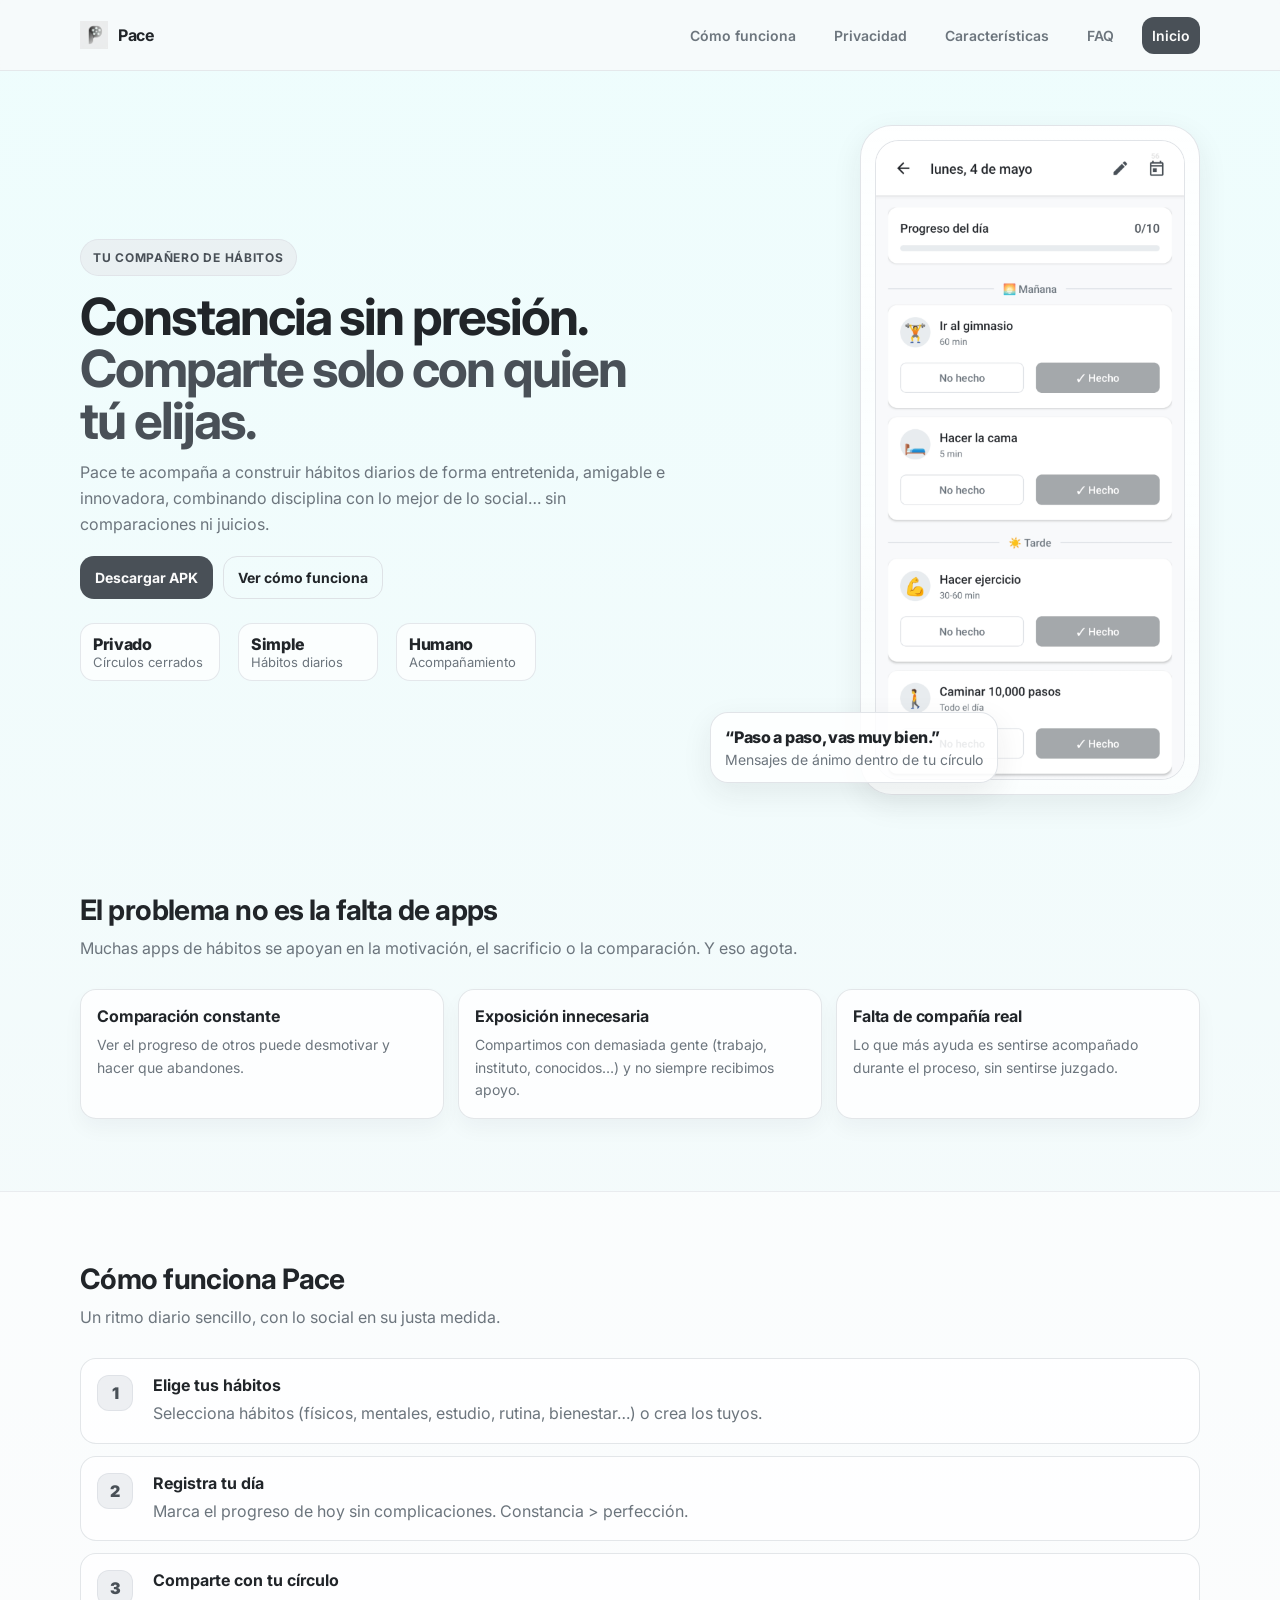
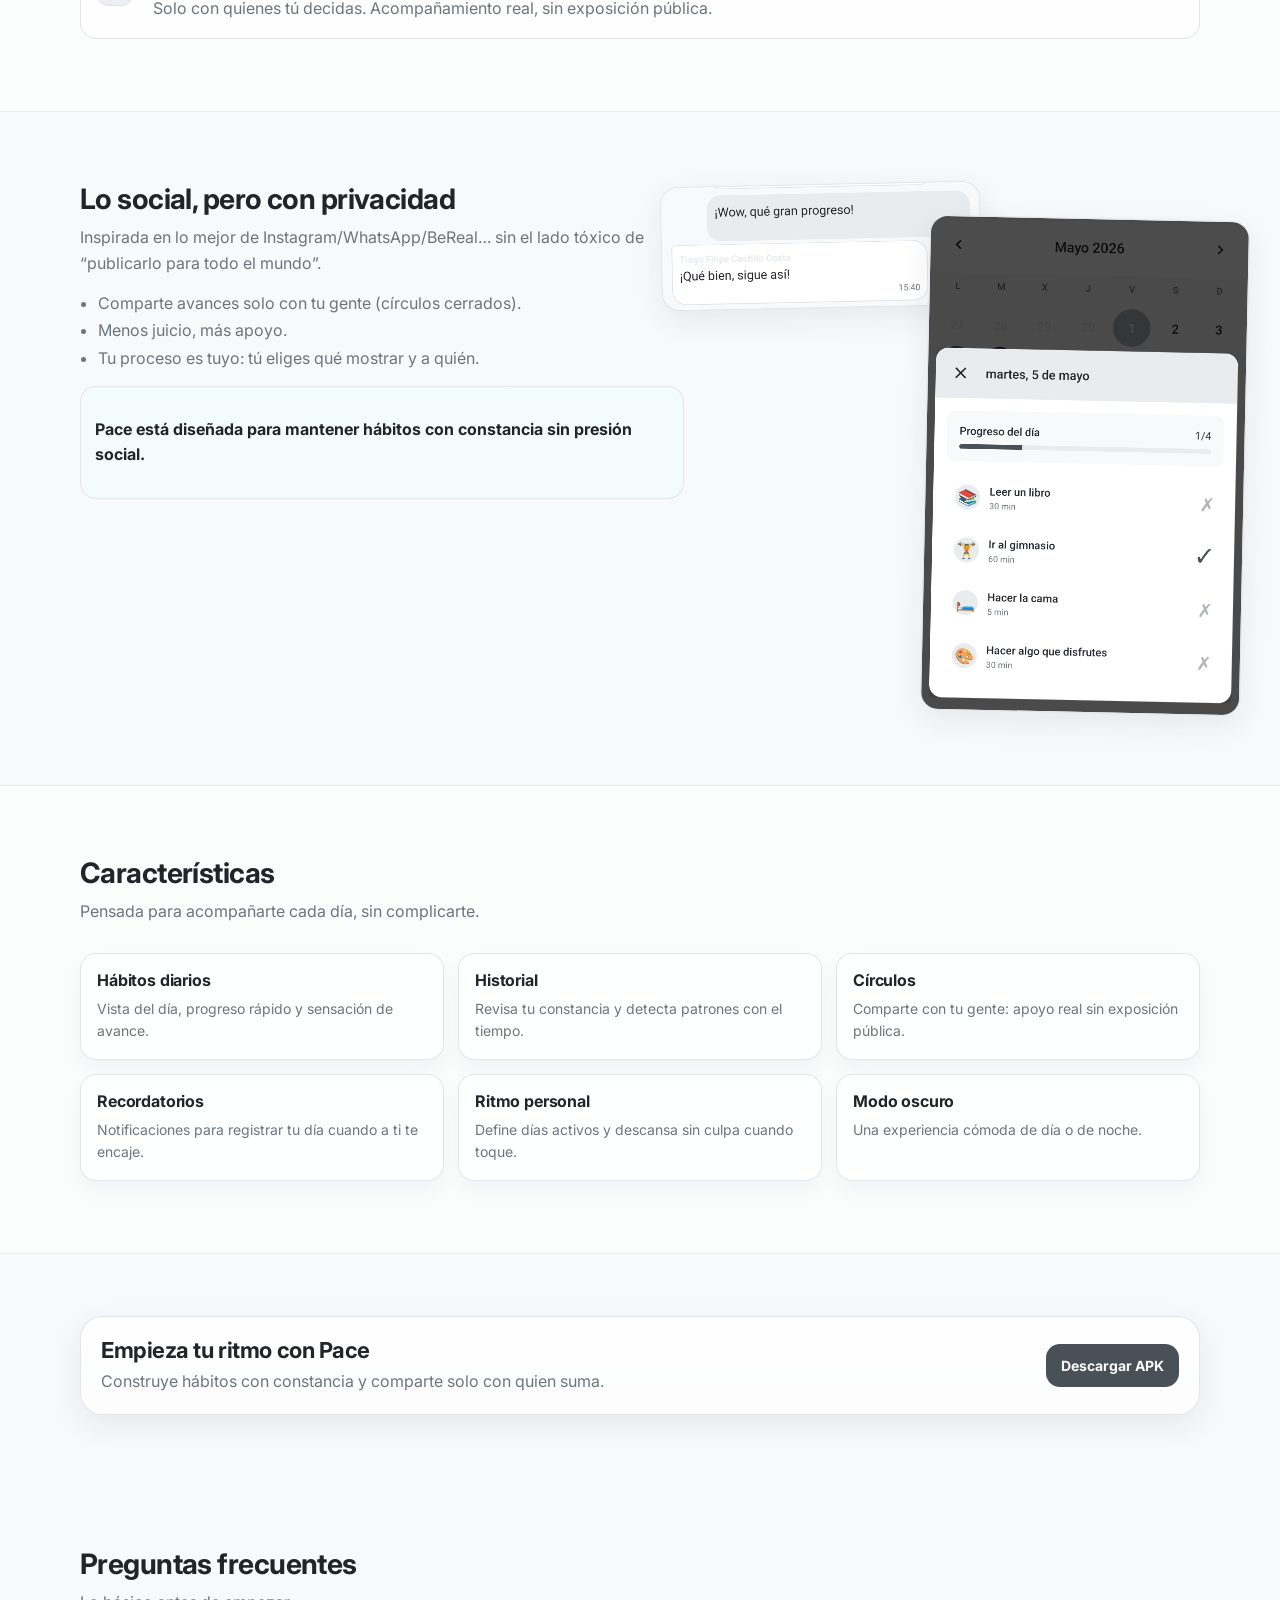
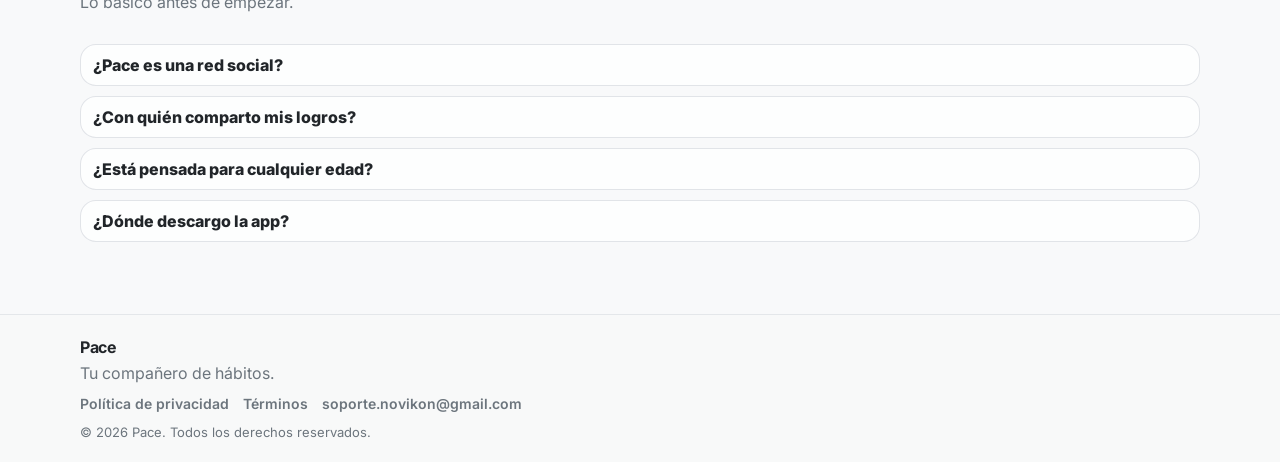
<file: index.html>
<!doctype html>
<html lang="es">
  <head>
    <meta charset="utf-8" />
    <meta name="viewport" content="width=device-width,initial-scale=1" />
    <meta name="description" content="Pace: tu compañero de hábitos. Comparte progreso con tu círculo cercano sin presión ni comparaciones." />

    <!-- Open Graph (rellena cuando tengas dominio y assets definitivos) -->
    <meta property="og:title" content="Pace — Tu compañero de hábitos" />
    <meta property="og:description" content="Crea hábitos con constancia, comparte con los tuyos y mantén tu privacidad." />
    <meta property="og:image" content="./assets/og-image.png" />
    <meta property="og:type" content="website" />

    <title>Pace — Tu compañero de hábitos</title>

    <!-- Favicon -->
    <link rel="icon" href="./assets/favicon.ico" />

    <!-- CSS -->
    <link rel="stylesheet" href="./css/styles.css" />

    <!-- Fuente -->
    <link rel="preconnect" href="https://fonts.googleapis.com" />
    <link rel="preconnect" href="https://fonts.gstatic.com" crossorigin />
    <link
      href="https://fonts.googleapis.com/css2?family=Inter:wght@400;500;600;700&display=swap"
      rel="stylesheet"
    />
  </head>

  <body>
    <a class="skip-link" href="#main">Saltar al contenido</a>

    <header class="site-header" data-header>
      <div class="container header-inner">
        <a class="brand" href="#top" aria-label="Ir al inicio">
          <!-- Reemplaza por tu logo real -->
          <img class="brand-logo" src="./assets/logo.png" alt="Pace" onerror="this.style.display='none'" />
          <span class="brand-name">Pace</span>
        </a>

        <nav class="nav" aria-label="Navegación principal" data-nav>
          <a class="nav-link" href="#como-funciona">Cómo funciona</a>
          <a class="nav-link" href="#privacidad">Privacidad</a>
          <a class="nav-link" href="#features">Características</a>
          <a class="nav-link" href="#faq">FAQ</a>
          <a class="nav-link nav-cta" href="#descargar">Inicio</a>
        </nav>

        <button class="nav-toggle" type="button" aria-label="Abrir menú" aria-expanded="false" data-nav-toggle>
          <span class="nav-toggle-lines" aria-hidden="true"></span>
        </button>
      </div>
    </header>

    <main id="main">
      <!-- HERO -->
      <section id="top" class="hero">
        <div class="container hero-grid">
          <div class="hero-copy">
            <p class="badge">Tu compañero de hábitos</p>

            <h1 class="hero-title">
              Constancia sin presión.
              <span class="hero-title-accent">Comparte solo con quien tú elijas.</span>
            </h1>

            <p class="hero-subtitle">
              Pace te acompaña a construir hábitos diarios de forma entretenida, amigable e innovadora,
              combinando disciplina con lo mejor de lo social… sin comparaciones ni juicios.
            </p>

            <div class="hero-actions" id="descargar">
              <a class="btn btn-primary" href="./assets/apk/pace.apk" download="pace.apk" aria-label="Descargar APK de Pace">
                Descargar APK
              </a>
              <a class="btn btn-ghost" href="#como-funciona">Ver cómo funciona</a>
            </div>

            <div class="trust-row" aria-label="Beneficios clave">
              <div class="trust-item">
                <span class="trust-kpi">Privado</span>
                <span class="trust-label">Círculos cerrados</span>
              </div>
              <div class="trust-item">
                <span class="trust-kpi">Simple</span>
                <span class="trust-label">Hábitos diarios</span>
              </div>
              <div class="trust-item">
                <span class="trust-kpi">Humano</span>
                <span class="trust-label">Acompañamiento</span>
              </div>
            </div>
          </div>

          <div class="hero-media" aria-label="Vista previa de la app">
            <!-- Reemplaza por tus capturas reales -->
            <div class="phone-mock">
              <div class="phone-screen">
                <img
                  class="phone-shot"
                  src="./assets/screen-1.png"
                  alt="Captura de Pace: hábitos del día"
                  loading="lazy"
                />
              </div>
            </div>

            <div class="hero-card hero-card--floating" aria-hidden="true">
              <p class="hero-card-title">“Paso a paso, vas muy bien.”</p>
              <p class="hero-card-subtitle">Mensajes de ánimo dentro de tu círculo</p>
            </div>
          </div>
        </div>
      </section>

      <!-- PROBLEMA / INSIGHT (tu texto) -->
      <section class="section">
        <div class="container">
          <div class="section-head">
            <h2 class="section-title">El problema no es la falta de apps</h2>
            <p class="section-subtitle">
              Muchas apps de hábitos se apoyan en la motivación, el sacrificio o la comparación. Y eso agota.
            </p>
          </div>

          <div class="grid-3">
            <article class="card">
              <h3 class="card-title">Comparación constante</h3>
              <p class="card-text">
                Ver el progreso de otros puede desmotivar y hacer que abandones.
              </p>
            </article>

            <article class="card">
              <h3 class="card-title">Exposición innecesaria</h3>
              <p class="card-text">
                Compartimos con demasiada gente (trabajo, instituto, conocidos…) y no siempre recibimos apoyo.
              </p>
            </article>

            <article class="card">
              <h3 class="card-title">Falta de compañía real</h3>
              <p class="card-text">
                Lo que más ayuda es sentirse acompañado durante el proceso, sin sentirse juzgado.
              </p>
            </article>
          </div>
        </div>
      </section>

      <!-- CÓMO FUNCIONA -->
      <section id="como-funciona" class="section section-alt">
        <div class="container">
          <div class="section-head">
            <h2 class="section-title">Cómo funciona Pace</h2>
            <p class="section-subtitle">
              Un ritmo diario sencillo, con lo social en su justa medida.
            </p>
          </div>

          <ol class="steps">
            <li class="step">
              <div class="step-num" aria-hidden="true">1</div>
              <div class="step-body">
                <h3 class="step-title">Elige tus hábitos</h3>
                <p class="step-text">
                  Selecciona hábitos (físicos, mentales, estudio, rutina, bienestar…) o crea los tuyos.
                </p>
              </div>
            </li>

            <li class="step">
              <div class="step-num" aria-hidden="true">2</div>
              <div class="step-body">
                <h3 class="step-title">Registra tu día</h3>
                <p class="step-text">
                  Marca el progreso de hoy sin complicaciones. Constancia > perfección.
                </p>
              </div>
            </li>

            <li class="step">
              <div class="step-num" aria-hidden="true">3</div>
              <div class="step-body">
                <h3 class="step-title">Comparte con tu círculo</h3>
                <p class="step-text">
                  Solo con quienes tú decidas. Acompañamiento real, sin exposición pública.
                </p>
              </div>
            </li>
          </ol>
        </div>
      </section>

      <!-- PRIVACIDAD / DIFERENCIAL -->
      <section id="privacidad" class="section">
        <div class="container split">
          <div>
            <h2 class="section-title">Lo social, pero con privacidad</h2>
            <p class="section-subtitle">
              Inspirada en lo mejor de Instagram/WhatsApp/BeReal… sin el lado tóxico de “publicarlo para todo el mundo”.
            </p>

            <ul class="list-check">
              <li>Comparte avances solo con tu gente (círculos cerrados).</li>
              <li>Menos juicio, más apoyo.</li>
              <li>Tu proceso es tuyo: tú eliges qué mostrar y a quién.</li>
            </ul>

            <div class="note">
              <p><strong>Pace está diseñada para mantener hábitos con constancia sin presión social.</strong></p>
            </div>
          </div>

          <div class="media-stack">
            <img class="media-img" src="./assets/screen-2.png" alt="Captura de Pace: círculos" loading="lazy" />
            <img class="media-img" src="./assets/screen-3.png" alt="Captura de Pace: historial" loading="lazy" />
          </div>
        </div>
      </section>

      <!-- FEATURES -->
      <section id="features" class="section section-alt">
        <div class="container">
          <div class="section-head">
            <h2 class="section-title">Características</h2>
            <p class="section-subtitle">Pensada para acompañarte cada día, sin complicarte.</p>
          </div>

          <div class="grid-3">
            <article class="card">
              <h3 class="card-title">Hábitos diarios</h3>
              <p class="card-text">Vista del día, progreso rápido y sensación de avance.</p>
            </article>

            <article class="card">
              <h3 class="card-title">Historial</h3>
              <p class="card-text">Revisa tu constancia y detecta patrones con el tiempo.</p>
            </article>

            <article class="card">
              <h3 class="card-title">Círculos</h3>
              <p class="card-text">Comparte con tu gente: apoyo real sin exposición pública.</p>
            </article>

            <article class="card">
              <h3 class="card-title">Recordatorios</h3>
              <p class="card-text">Notificaciones para registrar tu día cuando a ti te encaje.</p>
            </article>

            <article class="card">
              <h3 class="card-title">Ritmo personal</h3>
              <p class="card-text">Define días activos y descansa sin culpa cuando toque.</p>
            </article>

            <article class="card">
              <h3 class="card-title">Modo oscuro</h3>
              <p class="card-text">Una experiencia cómoda de día o de noche.</p>
            </article>
          </div>
        </div>
      </section>

      <!-- CTA -->
      <section class="cta">
        <div class="container cta-inner">
          <div class="cta-copy">
            <h2 class="cta-title">Empieza tu ritmo con Pace</h2>
            <p class="cta-subtitle">Construye hábitos con constancia y comparte solo con quien suma.</p>
          </div>

          <div class="cta-actions">
            <a class="btn btn-primary" href="./assets/apk/pace.apk" download="pace.apk">Descargar APK</a>
          </div>
        </div>
      </section>

      <!-- FAQ -->
      <section id="faq" class="section">
        <div class="container">
          <div class="section-head">
            <h2 class="section-title">Preguntas frecuentes</h2>
            <p class="section-subtitle">Lo básico antes de empezar.</p>
          </div>

          <div class="faq" data-faq>
            <details class="faq-item">
              <summary class="faq-q">¿Pace es una red social?</summary>
              <div class="faq-a">
                <p>
                  No es una red social pública. Es una app de hábitos con componentes sociales privados (círculos cerrados)
                  para que te sientas acompañado sin exposición.
                </p>
              </div>
            </details>

            <details class="faq-item">
              <summary class="faq-q">¿Con quién comparto mis logros?</summary>
              <div class="faq-a">
                <p>
                  Con tu círculo: personas que tú eliges. La idea es reducir presión y maximizar apoyo.
                </p>
              </div>
            </details>

            <details class="faq-item">
              <summary class="faq-q">¿Está pensada para cualquier edad?</summary>
              <div class="faq-a">
                <p>
                  Sí: desde adolescentes hasta adultos. El enfoque es simple: constancia diaria y compañía.
                </p>
              </div>
            </details>

            <details class="faq-item">
              <summary class="faq-q">¿Dónde descargo la app?</summary>
              <div class="faq-a">
                <p>
                  Proximamente descargable en Google Play.
                </p>
              </div>
            </details>
          </div>
        </div>
      </section>
    </main>

    <footer class="site-footer">
      <div class="container footer-inner">
        <div class="footer-brand">
          <span class="brand-name">Pace</span>
          <p class="footer-text">Tu compañero de hábitos.</p>
        </div>

        <div class="footer-links">
          <!-- Cambia a tus URLs -->
          <a href="./privacy.html" rel="noopener">Política de privacidad</a>
          <a href="./terms.html" rel="noopener">Términos</a>
          <a href="mailto:soporte.novikon@gmail.com">soporte.novikon@gmail.com</a>
        </div>

        <p class="footer-legal">© <span data-year></span> Pace. Todos los derechos reservados.</p>
      </div>
    </footer>

    <!-- JS separado -->
    <script src="./js/main.js" defer></script>
  </body>
</html>
</file>
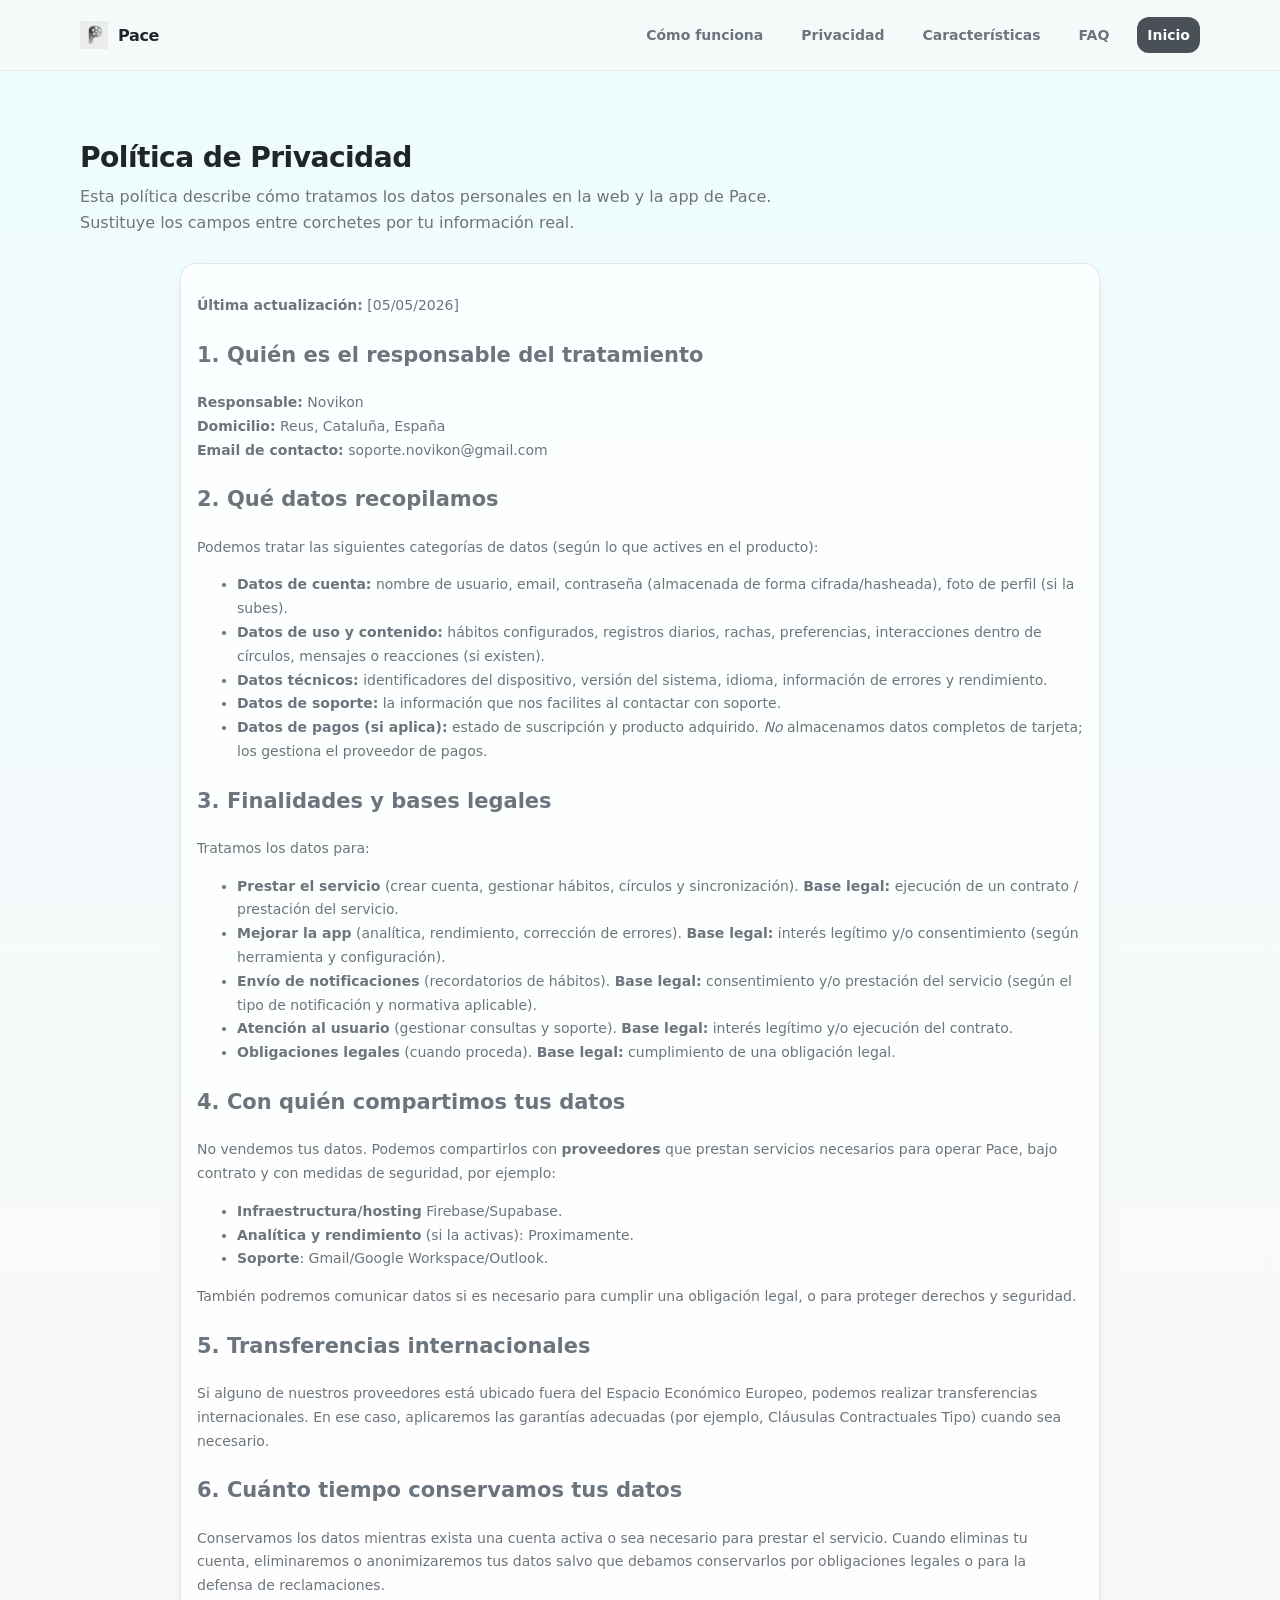
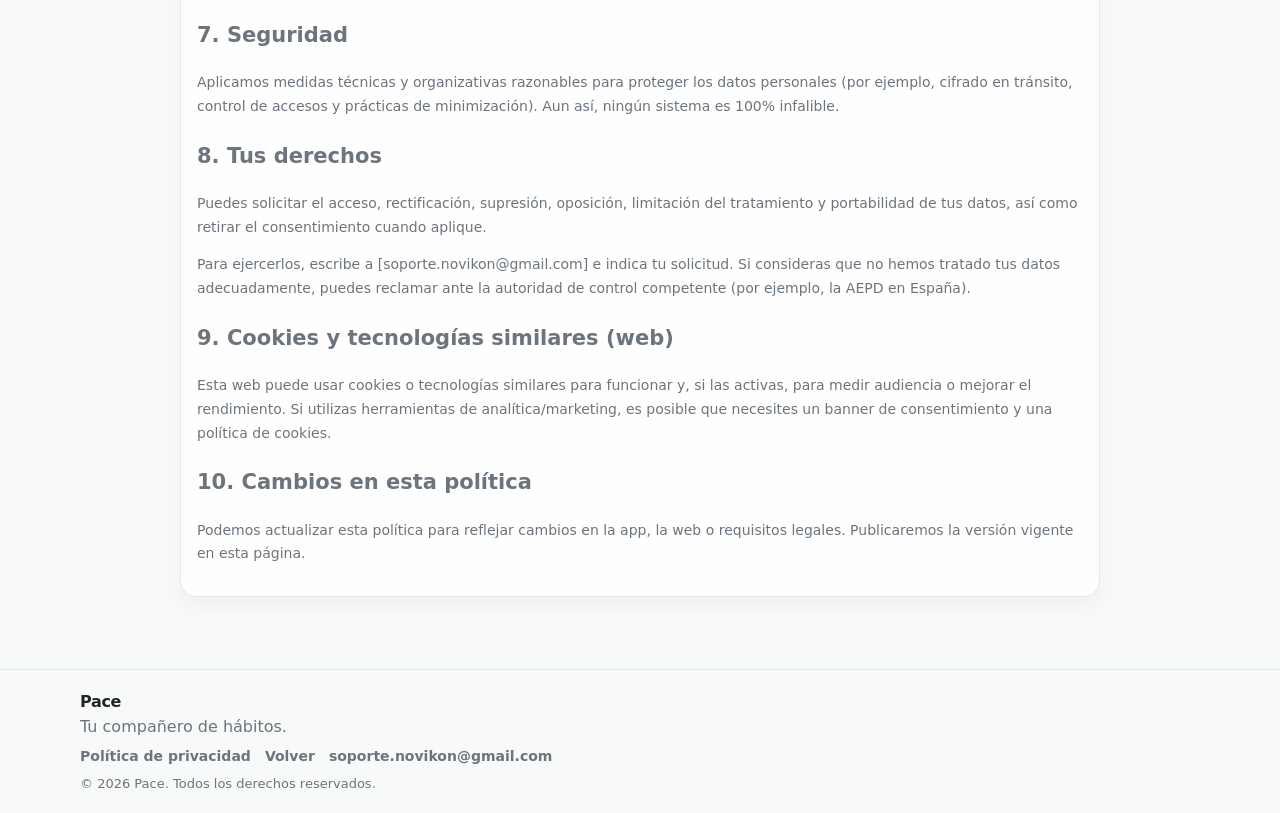
<file: privacy.html>
<!doctype html>
<html lang="es">
  <head>
    <meta charset="utf-8" />
    <meta name="viewport" content="width=device-width,initial-scale=1" />
    <meta name="description" content="Política de Privacidad de Pace." />
    <title>Política de Privacidad — Pace</title>
    <link rel="icon" href="./assets/favicon.ico" />
    <link rel="stylesheet" href="./css/styles.css" />
  </head>

  <body>
    <a class="skip-link" href="#main">Saltar al contenido</a>

    <header class="site-header" data-header>
      <div class="container header-inner">
        <a class="brand" href="./index.html" aria-label="Volver al inicio">
          <img class="brand-logo" src="./assets/logo.png" alt="Pace" onerror="this.style.display='none'" />
          <span class="brand-name">Pace</span>
        </a>

        <nav class="nav" aria-label="Navegación">
          <a class="nav-link" href="#como-funciona">Cómo funciona</a>
          <a class="nav-link" href="#privacidad">Privacidad</a>
          <a class="nav-link" href="#features">Características</a>
          <a class="nav-link" href="#faq">FAQ</a>
          <a class="nav-link nav-cta" href="#descargar">Inicio</a>
        </nav>
      </div>
    </header>

    <main id="main">
      <section class="section">
        <div class="container">
          <div class="section-head">
            <h1 class="section-title">Política de Privacidad</h1>
            <p class="section-subtitle">
              Esta política describe cómo tratamos los datos personales en la web y la app de Pace.
              Sustituye los campos entre corchetes por tu información real.
            </p>
          </div>

          <article class="card" style="max-width: 920px; margin-inline: auto;">
            <div class="card-text" style="line-height: 1.7;">
              <p><strong>Última actualización:</strong> [05/05/2026]</p>

              <h2 style="margin-top: 1.25rem;">1. Quién es el responsable del tratamiento</h2>
              <p>
                <strong>Responsable:</strong> Novikon <br />
                <strong>Domicilio:</strong> Reus, Cataluña, España <br />
                <strong>Email de contacto:</strong> <a href="mailto:[soporte.novikon@gmail.com]"> soporte.novikon@gmail.com </a>
              </p>

              <h2 style="margin-top: 1.25rem;">2. Qué datos recopilamos</h2>
              <p>Podemos tratar las siguientes categorías de datos (según lo que actives en el producto):</p>
              <ul>
                <li><strong>Datos de cuenta:</strong> nombre de usuario, email, contraseña (almacenada de forma cifrada/hasheada), foto de perfil (si la subes).</li>
                <li><strong>Datos de uso y contenido:</strong> hábitos configurados, registros diarios, rachas, preferencias, interacciones dentro de círculos, mensajes o reacciones (si existen).</li>
                <li><strong>Datos técnicos:</strong> identificadores del dispositivo, versión del sistema, idioma, información de errores y rendimiento.</li>
                <li><strong>Datos de soporte:</strong> la información que nos facilites al contactar con soporte.</li>
                <li><strong>Datos de pagos (si aplica):</strong> estado de suscripción y producto adquirido. <em>No</em> almacenamos datos completos de tarjeta; los gestiona el proveedor de pagos.</li>
              </ul>

              <h2 style="margin-top: 1.25rem;">3. Finalidades y bases legales</h2>
              <p>Tratamos los datos para:</p>
              <ul>
                <li><strong>Prestar el servicio</strong> (crear cuenta, gestionar hábitos, círculos y sincronización). <strong>Base legal:</strong> ejecución de un contrato / prestación del servicio.</li>
                <li><strong>Mejorar la app</strong> (analítica, rendimiento, corrección de errores). <strong>Base legal:</strong> interés legítimo y/o consentimiento (según herramienta y configuración).</li>
                <li><strong>Envío de notificaciones</strong> (recordatorios de hábitos). <strong>Base legal:</strong> consentimiento y/o prestación del servicio (según el tipo de notificación y normativa aplicable).</li>
                <li><strong>Atención al usuario</strong> (gestionar consultas y soporte). <strong>Base legal:</strong> interés legítimo y/o ejecución del contrato.</li>
                <li><strong>Obligaciones legales</strong> (cuando proceda). <strong>Base legal:</strong> cumplimiento de una obligación legal.</li>
              </ul>

              <h2 style="margin-top: 1.25rem;">4. Con quién compartimos tus datos</h2>
              <p>
                No vendemos tus datos. Podemos compartirlos con <strong>proveedores</strong> que prestan servicios necesarios para operar Pace,
                bajo contrato y con medidas de seguridad, por ejemplo:
              </p>
              <ul>
                <li><strong>Infraestructura/hosting</strong> Firebase/Supabase.</li>
                <li><strong>Analítica y rendimiento</strong> (si la activas): Proximamente.</li>
                <li><strong>Soporte</strong>: Gmail/Google Workspace/Outlook.</li>
              </ul>
              <p>
                También podremos comunicar datos si es necesario para cumplir una obligación legal, o para proteger derechos y seguridad.
              </p>

              <h2 style="margin-top: 1.25rem;">5. Transferencias internacionales</h2>
              <p>
                Si alguno de nuestros proveedores está ubicado fuera del Espacio Económico Europeo, podemos realizar transferencias internacionales.
                En ese caso, aplicaremos las garantías adecuadas (por ejemplo, Cláusulas Contractuales Tipo) cuando sea necesario.
              </p>

              <h2 style="margin-top: 1.25rem;">6. Cuánto tiempo conservamos tus datos</h2>
              <p>
                Conservamos los datos mientras exista una cuenta activa o sea necesario para prestar el servicio. Cuando eliminas tu cuenta,
                eliminaremos o anonimizaremos tus datos salvo que debamos conservarlos por obligaciones legales o para la defensa de reclamaciones.
              </p>

              <h2 style="margin-top: 1.25rem;">7. Seguridad</h2>
              <p>
                Aplicamos medidas técnicas y organizativas razonables para proteger los datos personales (por ejemplo, cifrado en tránsito,
                control de accesos y prácticas de minimización). Aun así, ningún sistema es 100% infalible.
              </p>

              <h2 style="margin-top: 1.25rem;">8. Tus derechos</h2>
              <p>
                Puedes solicitar el acceso, rectificación, supresión, oposición, limitación del tratamiento y portabilidad de tus datos,
                así como retirar el consentimiento cuando aplique.
              </p>
              <p>
                Para ejercerlos, escribe a <a href="mailto:[soporte.novikon@gmail.com]">[soporte.novikon@gmail.com]</a> e indica tu solicitud.
                Si consideras que no hemos tratado tus datos adecuadamente, puedes reclamar ante la autoridad de control competente (por ejemplo, la AEPD en España).
              </p>

              <h2 style="margin-top: 1.25rem;">9. Cookies y tecnologías similares (web)</h2>
              <p>
                Esta web puede usar cookies o tecnologías similares para funcionar y, si las activas, para medir audiencia o mejorar el rendimiento.
                Si utilizas herramientas de analítica/marketing, es posible que necesites un banner de consentimiento y una política de cookies.
              </p>

              <h2 style="margin-top: 1.25rem;">10. Cambios en esta política</h2>
              <p>
                Podemos actualizar esta política para reflejar cambios en la app, la web o requisitos legales. Publicaremos la versión vigente en esta página.
              </p>
            </div>
          </article>
        </div>
      </section>
    </main>

    <footer class="site-footer">
      <div class="container footer-inner">
        <div class="footer-brand">
          <span class="brand-name">Pace</span>
          <p class="footer-text">Tu compañero de hábitos.</p>
        </div>

        <div class="footer-links">
          <a href="./privacy.html" rel="noopener">Política de privacidad</a>
          <a href="./index.html" rel="noopener">Volver</a>
          <a href="mailto:soporte.novikon@gmail.com">soporte.novikon@gmail.com</a>
        </div>

        <p class="footer-legal">© <span data-year></span> Pace. Todos los derechos reservados.</p>
      </div>
    </footer>

    <script src="./js/main.js" defer></script>
  </body>
</html>
</file>
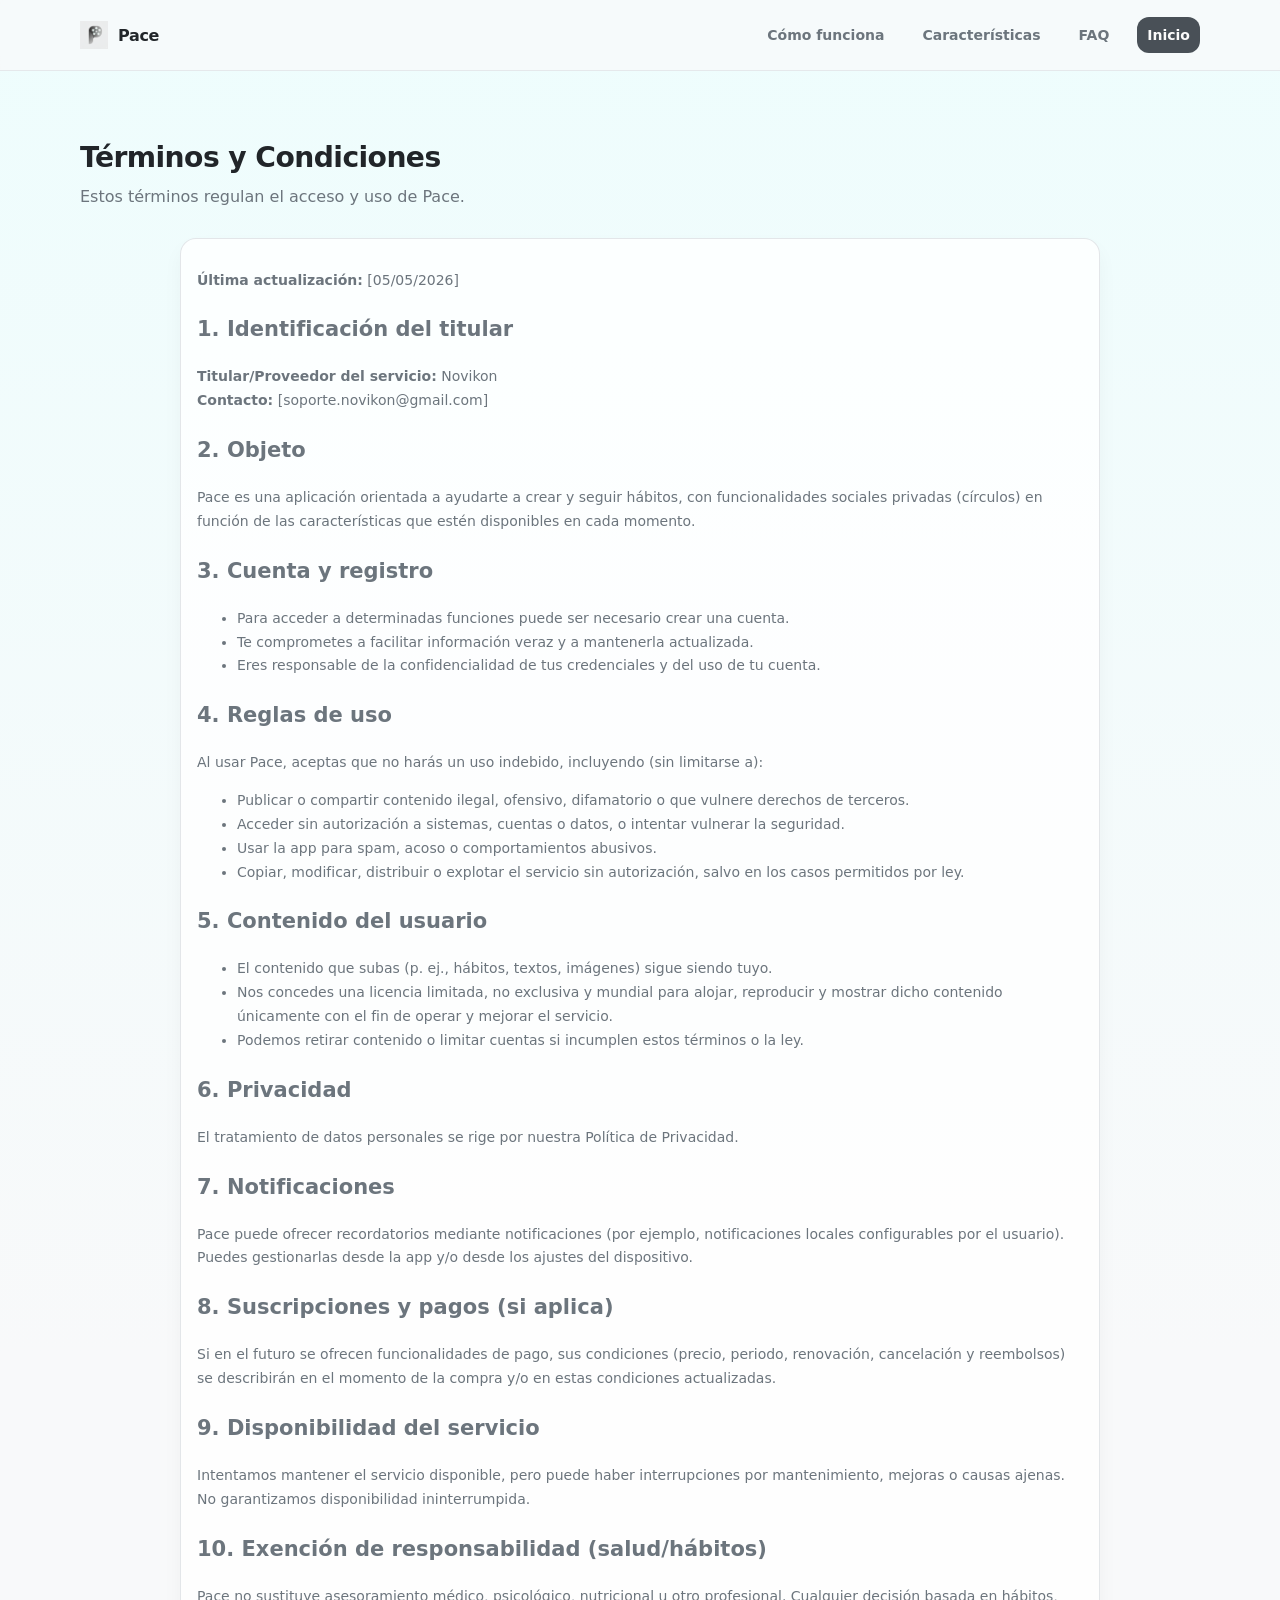
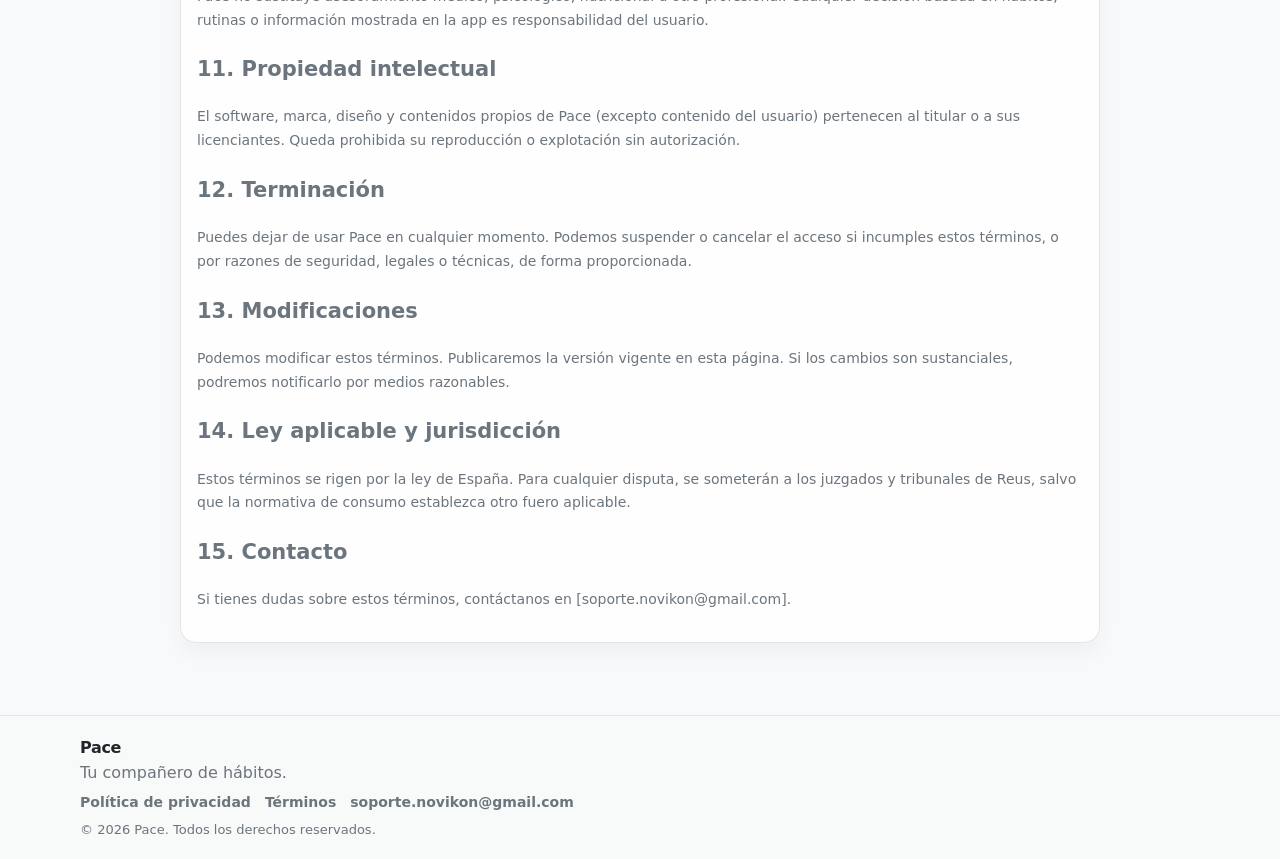
<file: terms.html>
<!doctype html>
<html lang="es">
  <head>
    <meta charset="utf-8" />
    <meta name="viewport" content="width=device-width,initial-scale=1" />
    <meta name="description" content="Términos y condiciones de uso de Pace." />
    <title>Términos y Condiciones — Pace</title>
    <link rel="icon" href="./assets/favicon.ico" />
    <link rel="stylesheet" href="./css/styles.css" />
  </head>

  <body>
    <a class="skip-link" href="#main">Saltar al contenido</a>

    <header class="site-header" data-header>
      <div class="container header-inner">
        <a class="brand" href="./index.html" aria-label="Volver al inicio">
          <img class="brand-logo" src="./assets/logo.png" alt="Pace" onerror="this.style.display='none'" />
          <span class="brand-name">Pace</span>
        </a>

        <nav class="nav" aria-label="Navegación">
          <a class="nav-link" href="./index.html#como-funciona">Cómo funciona</a>
          <a class="nav-link" href="./index.html#features">Características</a>
          <a class="nav-link" href="./index.html#faq">FAQ</a>
          <a class="nav-link nav-cta" href="./index.html#descargar">Inicio</a>
        </nav>
      </div>
    </header>

    <main id="main">
      <section class="section">
        <div class="container">
          <div class="section-head">
            <h1 class="section-title">Términos y Condiciones</h1>
            <p class="section-subtitle">
              Estos términos regulan el acceso y uso de Pace.
            </p>
          </div>

          <article class="card" style="max-width: 920px; margin-inline: auto;">
            <div class="card-text" style="line-height: 1.7;">
              <p><strong>Última actualización:</strong> [05/05/2026]</p>

              <h2 style="margin-top: 1.25rem;">1. Identificación del titular</h2>
              <p>
                <strong>Titular/Proveedor del servicio:</strong> Novikon <br />
                <strong>Contacto:</strong> <a href="mailto:[soporte.novikon@gmail.com]">[soporte.novikon@gmail.com]</a>
              </p>

              <h2 style="margin-top: 1.25rem;">2. Objeto</h2>
              <p>
                Pace es una aplicación orientada a ayudarte a crear y seguir hábitos, con funcionalidades sociales privadas (círculos)
                en función de las características que estén disponibles en cada momento.
              </p>

              <h2 style="margin-top: 1.25rem;">3. Cuenta y registro</h2>
              <ul>
                <li>Para acceder a determinadas funciones puede ser necesario crear una cuenta.</li>
                <li>Te comprometes a facilitar información veraz y a mantenerla actualizada.</li>
                <li>Eres responsable de la confidencialidad de tus credenciales y del uso de tu cuenta.</li>
              </ul>

              <h2 style="margin-top: 1.25rem;">4. Reglas de uso</h2>
              <p>Al usar Pace, aceptas que no harás un uso indebido, incluyendo (sin limitarse a):</p>
              <ul>
                <li>Publicar o compartir contenido ilegal, ofensivo, difamatorio o que vulnere derechos de terceros.</li>
                <li>Acceder sin autorización a sistemas, cuentas o datos, o intentar vulnerar la seguridad.</li>
                <li>Usar la app para spam, acoso o comportamientos abusivos.</li>
                <li>Copiar, modificar, distribuir o explotar el servicio sin autorización, salvo en los casos permitidos por ley.</li>
              </ul>

              <h2 style="margin-top: 1.25rem;">5. Contenido del usuario</h2>
              <ul>
                <li>El contenido que subas (p. ej., hábitos, textos, imágenes) sigue siendo tuyo.</li>
                <li>
                  Nos concedes una licencia limitada, no exclusiva y mundial para alojar, reproducir y mostrar dicho contenido
                  únicamente con el fin de operar y mejorar el servicio.
                </li>
                <li>Podemos retirar contenido o limitar cuentas si incumplen estos términos o la ley.</li>
              </ul>

              <h2 style="margin-top: 1.25rem;">6. Privacidad</h2>
              <p>
                El tratamiento de datos personales se rige por nuestra
                <a href="./privacy.html">Política de Privacidad</a>.
              </p>

              <h2 style="margin-top: 1.25rem;">7. Notificaciones</h2>
              <p>
                Pace puede ofrecer recordatorios mediante notificaciones (por ejemplo, notificaciones locales configurables por el usuario).
                Puedes gestionarlas desde la app y/o desde los ajustes del dispositivo.
              </p>

              <h2 style="margin-top: 1.25rem;">8. Suscripciones y pagos (si aplica)</h2>
              <p>
                Si en el futuro se ofrecen funcionalidades de pago, sus condiciones (precio, periodo, renovación, cancelación y reembolsos)
                se describirán en el momento de la compra y/o en estas condiciones actualizadas.
              </p>

              <h2 style="margin-top: 1.25rem;">9. Disponibilidad del servicio</h2>
              <p>
                Intentamos mantener el servicio disponible, pero puede haber interrupciones por mantenimiento, mejoras o causas ajenas.
                No garantizamos disponibilidad ininterrumpida.
              </p>

              <h2 style="margin-top: 1.25rem;">10. Exención de responsabilidad (salud/hábitos)</h2>
              <p>
                Pace no sustituye asesoramiento médico, psicológico, nutricional u otro profesional. Cualquier decisión basada en hábitos,
                rutinas o información mostrada en la app es responsabilidad del usuario.
              </p>

              <h2 style="margin-top: 1.25rem;">11. Propiedad intelectual</h2>
              <p>
                El software, marca, diseño y contenidos propios de Pace (excepto contenido del usuario) pertenecen al titular o a sus licenciantes.
                Queda prohibida su reproducción o explotación sin autorización.
              </p>

              <h2 style="margin-top: 1.25rem;">12. Terminación</h2>
              <p>
                Puedes dejar de usar Pace en cualquier momento. Podemos suspender o cancelar el acceso si incumples estos términos,
                o por razones de seguridad, legales o técnicas, de forma proporcionada.
              </p>

              <h2 style="margin-top: 1.25rem;">13. Modificaciones</h2>
              <p>
                Podemos modificar estos términos. Publicaremos la versión vigente en esta página. Si los cambios son sustanciales,
                podremos notificarlo por medios razonables.
              </p>

              <h2 style="margin-top: 1.25rem;">14. Ley aplicable y jurisdicción</h2>
              <p>
                Estos términos se rigen por la ley de España. Para cualquier disputa, se someterán a los juzgados y tribunales de
                Reus, salvo que la normativa de consumo establezca otro fuero aplicable.
              </p>

              <h2 style="margin-top: 1.25rem;">15. Contacto</h2>
              <p>
                Si tienes dudas sobre estos términos, contáctanos en
                <a href="mailto:[soporte.novikon@gmail.com]">[soporte.novikon@gmail.com]</a>.
              </p>
            </div>
          </article>
        </div>
      </section>
    </main>

    <footer class="site-footer">
      <div class="container footer-inner">
        <div class="footer-brand">
          <span class="brand-name">Pace</span>
          <p class="footer-text">Tu compañero de hábitos.</p>
        </div>

        <div class="footer-links">
          <a href="./privacy.html" rel="noopener">Política de privacidad</a>
          <a href="./terms.html" rel="noopener">Términos</a>
          <a href="mailto:soporte.novikon@gmail.com">soporte.novikon@gmail.com</a>
        </div>

        <p class="footer-legal">© <span data-year></span> Pace. Todos los derechos reservados.</p>
      </div>
    </footer>

    <script src="./js/main.js" defer></script>
  </body>
</html>
</file>
<file: css/styles.css>
/* ==========================================================================
   Pace Landing — CSS
   - Inspirado en la paleta de la app (ver colors.xml):
     splash_background: #EEFDFD
     background_primary: #F8F9FA
     text_primary: #212529
     text_secondary: #6C757D
     accent_primary: #495057
   ========================================================================== */

   :root {
    --bg: #f8f9fa;
    --bg-alt: #eefdfd;
    --card: #ffffff;
  
    --text: #212529;
    --muted: #6c757d;
    --border: #dee2e6;
  
    --accent: #495057;
    --accent-2: #e9ecef;
  
    --shadow: 0 10px 30px rgba(33, 37, 41, 0.08);
    --radius: 16px;
  
    --container: 1120px;
  
    --font: "Inter", system-ui, -apple-system, Segoe UI, Roboto, Arial, sans-serif;
  
    --focus: 0 0 0 3px rgba(73, 80, 87, 0.25);
  }
  
  *,
  *::before,
  *::after {
    box-sizing: border-box;
  }
  
  html {
    scroll-behavior: smooth;
  }
  
  body {
    margin: 0;
    font-family: var(--font);
    color: var(--text);
    background: linear-gradient(180deg, var(--bg-alt) 0%, var(--bg) 55%, var(--bg) 100%);
  }
  
  img {
    max-width: 100%;
    display: block;
  }
  
  a {
    color: inherit;
    text-decoration: none;
  }
  
  a:focus-visible,
  button:focus-visible,
  summary:focus-visible {
    outline: none;
    box-shadow: var(--focus);
    border-radius: 10px;
  }
  
  .skip-link {
    position: absolute;
    left: -999px;
    top: 12px;
    background: var(--card);
    border: 1px solid var(--border);
    padding: 10px 12px;
    border-radius: 12px;
    z-index: 9999;
  }
  .skip-link:focus {
    left: 12px;
  }
  
  .container {
    width: min(100% - 32px, var(--container));
    margin: 0 auto;
  }
  
  .section {
    padding: 72px 0;
  }
  
  .section-alt {
    background: rgba(255, 255, 255, 0.55);
    border-top: 1px solid rgba(222, 226, 230, 0.6);
    border-bottom: 1px solid rgba(222, 226, 230, 0.6);
  }
  
  .section-head {
    max-width: 720px;
    margin-bottom: 28px;
  }
  
  .section-title {
    font-size: clamp(26px, 2.2vw, 36px);
    line-height: 1.1;
    margin: 0 0 10px;
    letter-spacing: -0.02em;
  }
  
  .section-subtitle {
    margin: 0;
    color: var(--muted);
    line-height: 1.6;
  }
  
  /* Header / Nav */
  .site-header {
    position: sticky;
    top: 0;
    z-index: 50;
    backdrop-filter: blur(10px);
    background: rgba(248, 249, 250, 0.8);
    border-bottom: 1px solid rgba(222, 226, 230, 0.7);
  }
  
  .header-inner {
    display: flex;
    align-items: center;
    justify-content: space-between;
    min-height: 70px;
    gap: 16px;
  }
  
  .brand {
    display: inline-flex;
    align-items: center;
    gap: 10px;
  }
  
  .brand-logo {
    width: 28px;
    height: 28px;
  }
  
  .brand-name {
    font-weight: 700;
    letter-spacing: -0.02em;
  }
  
  .nav {
    display: flex;
    align-items: center;
    gap: 18px;
  }
  
  .nav-link {
    color: var(--muted);
    font-weight: 600;
    font-size: 14px;
    padding: 10px 10px;
    border-radius: 12px;
  }
  
  .nav-link:hover {
    background: rgba(233, 236, 239, 0.7);
    color: var(--text);
  }
  
  .nav-cta {
    background: var(--accent);
    color: #fbfbfb;
  }
  .nav-cta:hover {
    background: #3f464d;
    color: #fbfbfb;
  }
  
  .nav-toggle {
    display: none;
    border: 1px solid var(--border);
    background: var(--card);
    border-radius: 12px;
    padding: 10px 12px;
  }
  
  .nav-toggle-lines {
    width: 20px;
    height: 2px;
    background: var(--accent);
    display: block;
    position: relative;
  }
  .nav-toggle-lines::before,
  .nav-toggle-lines::after {
    content: "";
    position: absolute;
    left: 0;
    width: 20px;
    height: 2px;
    background: var(--accent);
  }
  .nav-toggle-lines::before {
    top: -6px;
  }
  .nav-toggle-lines::after {
    top: 6px;
  }
  
  /* Hero */
  .hero {
    padding: 54px 0 28px;
  }
  
  .hero-grid {
    display: grid;
    grid-template-columns: minmax(0, 1.1fr) minmax(0, 0.9fr);
    gap: 32px;
    align-items: center;
  }
  
  .hero-copy,
  .hero-media {
    min-width: 0;
  }
  
  .badge {
    display: inline-flex;
    align-items: center;
    gap: 8px;
    font-weight: 700;
    font-size: 12px;
    letter-spacing: 0.06em;
    text-transform: uppercase;
    color: var(--accent);
    background: rgba(233, 236, 239, 0.75);
    border: 1px solid rgba(222, 226, 230, 0.8);
    padding: 10px 12px;
    border-radius: 999px;
    margin: 0 0 14px;
  }
  
  .hero-title {
    margin: 0 0 12px;
    font-size: clamp(34px, 4vw, 54px);
    line-height: 1.02;
    letter-spacing: -0.04em;
  }
  
  .hero-title-accent {
    color: var(--accent);
  }
  
  .hero-subtitle {
    margin: 0 0 18px;
    color: var(--muted);
    line-height: 1.65;
    font-size: 16px;
  }
  
  .hero-actions {
    display: flex;
    flex-wrap: wrap;
    gap: 10px;
    margin: 16px 0 18px;
  }
  
  .btn {
    display: inline-flex;
    align-items: center;
    justify-content: center;
    gap: 10px;
    padding: 12px 14px;
    border-radius: 14px;
    border: 1px solid var(--border);
    font-weight: 700;
    font-size: 14px;
    cursor: pointer;
    user-select: none;
    transition: transform 120ms ease, background 120ms ease, border-color 120ms ease;
  }
  
  .btn:hover {
    transform: translateY(-1px);
  }
  
  .btn-primary {
    background: var(--accent);
    border-color: transparent;
    color: #fbfbfb;
  }
  .btn-primary:hover {
    background: #3f464d;
  }
  
  .btn-secondary {
    background: var(--card);
    color: var(--text);
  }
  
  .btn-ghost {
    background: transparent;
    color: var(--text);
  }
  
  .trust-row {
    display: flex;
    gap: 18px;
    flex-wrap: wrap;
    padding-top: 6px;
  }
  
  .trust-item {
    background: rgba(255, 255, 255, 0.7);
    border: 1px solid rgba(222, 226, 230, 0.8);
    border-radius: 14px;
    padding: 10px 12px;
    min-width: 140px;
  }
  
  .trust-kpi {
    display: block;
    font-weight: 800;
    letter-spacing: -0.02em;
  }
  
  .trust-label {
    display: block;
    font-size: 13px;
    color: var(--muted);
  }
  
  /* Hero mock */
  .hero-media {
    position: relative;
    min-height: 420px;
  }
  
  .phone-mock {
    width: min(340px, 100%);
    margin-left: auto;
    background: linear-gradient(180deg, rgba(255,255,255,0.9), rgba(255,255,255,0.65));
    border: 1px solid rgba(222, 226, 230, 0.9);
    border-radius: 32px;
    padding: 14px;
    box-shadow: var(--shadow);
  }
  
  .phone-screen {
    border-radius: 24px;
    overflow: hidden;
    border: 1px solid rgba(222, 226, 230, 0.9);
    background: #fff;
  }
  
  .phone-shot {
    width: 100%;
    height: auto;
  }
  
  .hero-card {
    position: absolute;
    left: 0;
    bottom: 12px;
    max-width: 320px;
    background: rgba(255, 255, 255, 0.85);
    border: 1px solid rgba(222, 226, 230, 0.9);
    border-radius: 18px;
    padding: 14px 14px;
    box-shadow: var(--shadow);
  }
  
  .hero-card-title {
    margin: 0 0 4px;
    font-weight: 800;
    letter-spacing: -0.02em;
  }
  
  .hero-card-subtitle {
    margin: 0;
    color: var(--muted);
    font-size: 14px;
  }
  
  /* Grids / Cards */
  .grid-3 {
    display: grid;
    grid-template-columns: repeat(3, 1fr);
    gap: 14px;
  }
  
  .card {
    background: rgba(255, 255, 255, 0.8);
    border: 1px solid rgba(222, 226, 230, 0.85);
    border-radius: var(--radius);
    padding: 16px;
    box-shadow: 0 10px 20px rgba(33, 37, 41, 0.04);
  }
  
  .card-title {
    margin: 0 0 8px;
    font-size: 16px;
    letter-spacing: -0.01em;
  }
  
  .card-text {
    margin: 0;
    color: var(--muted);
    line-height: 1.6;
    font-size: 14px;
  }
  
  /* Steps */
  .steps {
    list-style: none;
    padding: 0;
    margin: 0;
    display: grid;
    gap: 12px;
  }
  
  .step {
    display: grid;
    grid-template-columns: 44px 1fr;
    gap: 12px;
    align-items: start;
    background: rgba(255, 255, 255, 0.75);
    border: 1px solid rgba(222, 226, 230, 0.85);
    border-radius: var(--radius);
    padding: 16px;
  }
  
  .step-num {
    width: 36px;
    height: 36px;
    border-radius: 12px;
    display: grid;
    place-items: center;
    background: rgba(233, 236, 239, 0.8);
    border: 1px solid rgba(222, 226, 230, 0.9);
    font-weight: 900;
    color: var(--accent);
  }
  
  .step-title {
    margin: 0 0 6px;
    font-size: 16px;
  }
  
  .step-text {
    margin: 0;
    color: var(--muted);
    line-height: 1.6;
  }
  
  /* Split layout */
  .split {
    display: grid;
    grid-template-columns: 1.1fr 0.9fr;
    gap: 22px;
    align-items: start;
  }
  
  .list-check {
    margin: 14px 0 0;
    padding-left: 18px;
    color: var(--muted);
    line-height: 1.7;
  }
  
  .note {
    margin-top: 14px;
    padding: 14px;
    border-radius: var(--radius);
    border: 1px solid rgba(222, 226, 230, 0.85);
    background: rgba(238, 253, 253, 0.55);
    color: var(--text);
    line-height: 1.6;
  }
  
  .media-stack {
    display: flex;
    justify-content: center;
    align-items: flex-start;
    gap: 0;
    position: relative;
  }
  
  .media-stack .media-img {
    width: min(320px, 100%);
  }
  
  .media-stack .media-img:nth-child(1) {
    transform: rotate(-1.2deg);
  }
  
  .media-stack .media-img:nth-child(2) {
    margin-left: -56px;
    margin-top: 34px;
    transform: rotate(1.2deg);
  }
  
  .media-img {
    border-radius: 18px;
    border: 1px solid rgba(222, 226, 230, 0.9);
    box-shadow: var(--shadow);
    background: #fff;
  }
  
  /* CTA */
  .cta {
    padding: 62px 0;
  }
  
  .cta-inner {
    background: linear-gradient(180deg, rgba(255,255,255,0.85), rgba(255,255,255,0.65));
    border: 1px solid rgba(222, 226, 230, 0.9);
    border-radius: 22px;
    padding: 20px;
    box-shadow: var(--shadow);
    display: flex;
    align-items: center;
    justify-content: space-between;
    gap: 16px;
  }
  
  .cta-title {
    margin: 0 0 6px;
    font-size: 22px;
    letter-spacing: -0.02em;
  }
  
  .cta-subtitle {
    margin: 0;
    color: var(--muted);
    line-height: 1.6;
  }
  
  .cta-actions {
    display: flex;
    gap: 10px;
    flex-wrap: wrap;
  }
  
  /* FAQ */
  .faq {
    display: grid;
    gap: 10px;
  }
  
  .faq-item {
    background: rgba(255, 255, 255, 0.75);
    border: 1px solid rgba(222, 226, 230, 0.9);
    border-radius: var(--radius);
    padding: 10px 12px;
  }
  
  .faq-q {
    font-weight: 800;
    cursor: pointer;
    list-style: none;
  }
  .faq-q::-webkit-details-marker {
    display: none;
  }
  
  .faq-a {
    color: var(--muted);
    line-height: 1.65;
    padding: 8px 2px 2px;
  }
  
  /* Footer */
  .site-footer {
    border-top: 1px solid rgba(222, 226, 230, 0.75);
    background: rgba(248, 249, 250, 0.85);
    padding: 22px 0;
  }
  
  .footer-inner {
    display: grid;
    gap: 12px;
  }
  
  .footer-text {
    margin: 6px 0 0;
    color: var(--muted);
  }
  
  .footer-links {
    display: flex;
    flex-wrap: wrap;
    gap: 14px;
    color: var(--muted);
    font-weight: 600;
    font-size: 14px;
  }
  
  .footer-links a:hover {
    color: var(--text);
    text-decoration: underline;
    text-underline-offset: 3px;
  }
  
  .footer-legal {
    margin: 0;
    color: var(--muted);
    font-size: 13px;
  }
  
  /* Responsive */
  @media (max-width: 960px) {
    .hero-grid,
    .split {
      grid-template-columns: 1fr;
    }
  
    .hero-media {
      min-height: auto;
    }
  
    .phone-mock {
      margin: 0;
    }
  
    .hero-card {
      position: static;
      margin-top: 12px;
    }
  
    .media-stack {
      flex-direction: column;
      align-items: stretch;
      gap: 12px;
    }
  
    .media-stack .media-img:nth-child(2) {
      margin-left: 0;
      margin-top: 0;
      transform: none;
    }
  
    .media-stack .media-img:nth-child(1) {
      transform: none;
    }
  
    .grid-3 {
      grid-template-columns: 1fr;
    }
  
    .nav-toggle {
      display: inline-flex;
      align-items: center;
      justify-content: center;
    }
  
    .nav {
      position: absolute;
      right: 16px;
      top: 74px;
      width: min(320px, calc(100% - 32px));
      display: none;
      flex-direction: column;
      align-items: stretch;
      gap: 6px;
      background: rgba(255, 255, 255, 0.92);
      border: 1px solid rgba(222, 226, 230, 0.95);
      border-radius: 18px;
      padding: 10px;
      box-shadow: var(--shadow);
    }
  
    .nav.is-open {
      display: flex;
    }
  
    .nav-link {
      padding: 12px 12px;
    }
  
    .cta-inner {
      flex-direction: column;
      align-items: stretch;
    }
  }
</file>
